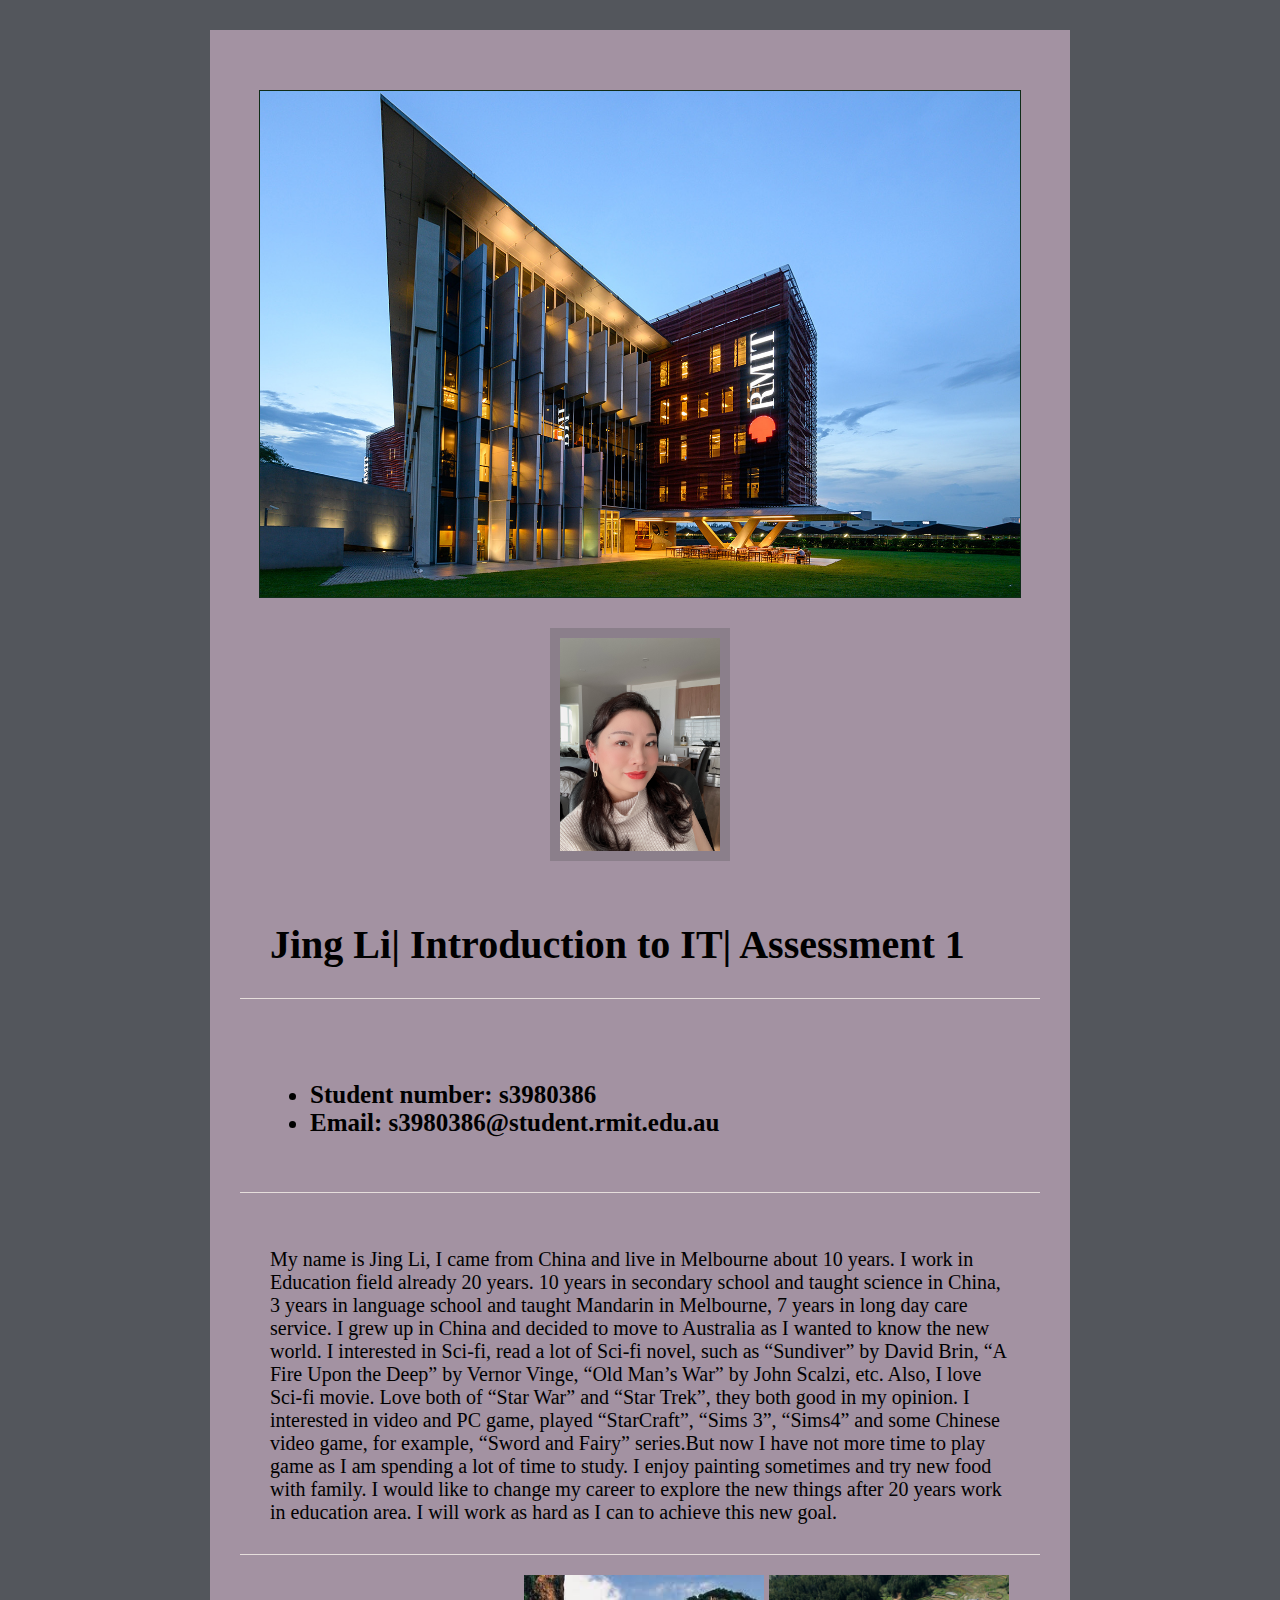
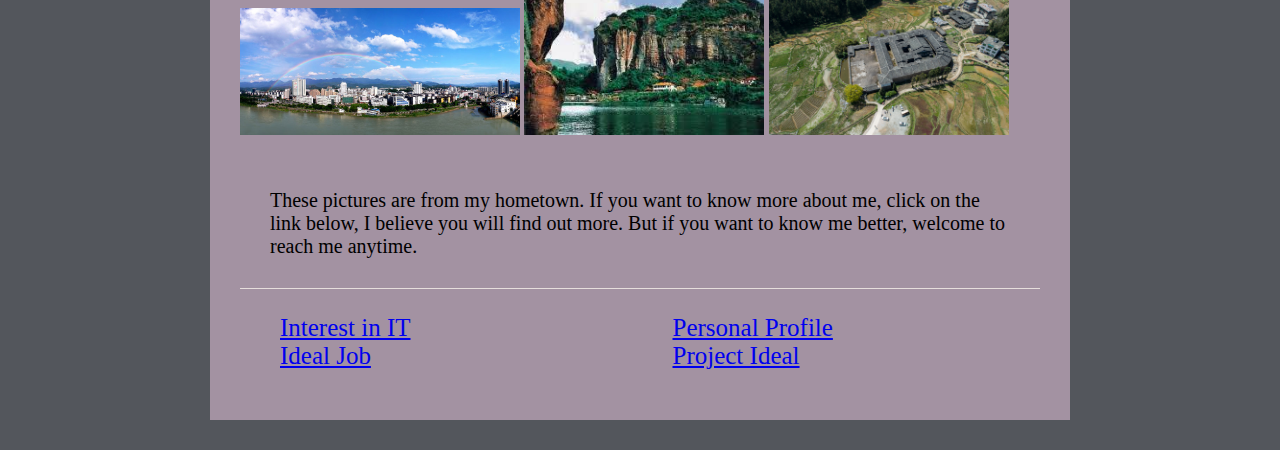
<file: index.html>
<!doctype html>
<html>
	<head>
	<link rel="stylesheet" href="style-index.css">
	<title>Jing's eProfile</title>
	</head>
	<div id="first">
		<div id=logo-rmit>
			<img src="rmit.jpeg" alt="RMIT building">
		</div>
		<div id=headshot>
			<img src="jl.jpg" alt="Jing Li">
		</div>
		<h1>Jing Li| Introduction to IT| Assessment 1</h1>
		<h3>
			<ul>
				<li>Student number: s3980386</li>
				<li>Email: s3980386@student.rmit.edu.au</li>
			</ul>
		</h3>
			<p>
				My name is Jing Li, I came from China and live in Melbourne about 10 years. I work in Education field already 20 years. 10 years in secondary school and taught science in China, 3 years in language school and taught Mandarin in Melbourne, 7 years in long day care service. I grew up in China and decided to move to Australia as I wanted to know the new world.
				I interested in Sci-fi, read a lot of Sci-fi novel, such as “Sundiver” by David Brin, “A Fire Upon the Deep” by Vernor Vinge, “Old Man’s War” by John Scalzi, etc.
				Also, I love Sci-fi movie. Love both of “Star War” and “Star Trek”, they both good in my opinion.
				I interested in video and PC game, played “StarCraft”, “Sims 3”, “Sims4” and some Chinese video game, for example, “Sword and Fairy” series.But now I have not more time to play game as I am spending a lot of time to study. I enjoy painting sometimes and try new food with family. I would like to change my career to explore the new things after 20 years work in education area. I will work as hard as I can to achieve this new goal.
			</p>
			<img src="yongan.jpg" width="35%">
			<img src="taoyuan.jpg" width="30%">
			<img src="tulou.jpg" width="30%">
			<p>These pictures are from my hometown. If you want to know more about me, click on the link below, I believe you will find out more. But if you want to know me better, welcome to reach me anytime.</p>
		
		<section class="linktootherpage">
			<ul>
				<li><a href="interestit.html">Interest in IT</a>
				</li>
			
				<li><a href="idealjob.html">Ideal Job</a></li>
				<li><a href="personalprofile.html">Personal Profile</a></li>
				<li><a href="project.html">Project Ideal</a></li>	
		    </ul>
		</section>	
	</div>
</html>
</file>
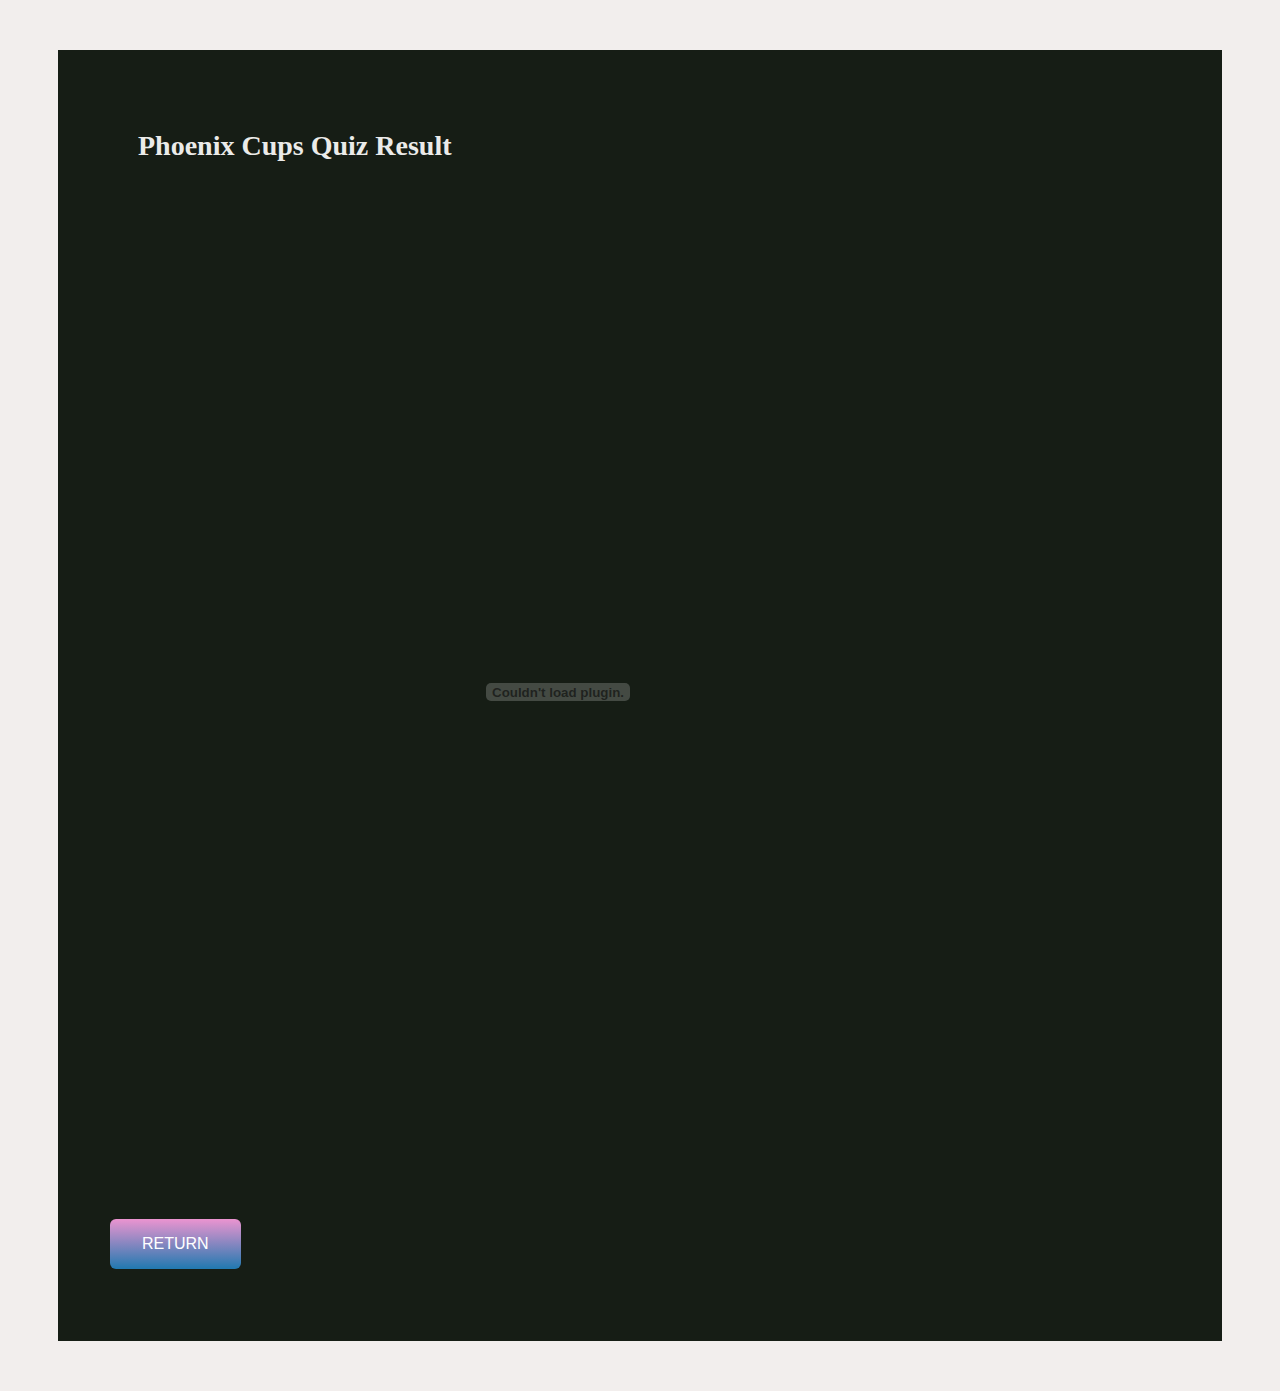
<file: cups.html>
<!DOCTYPE html>
<html>
<head>
	<meta charset="utf-8">
	<meta name="viewport" content="width=device-width, initial-scale=1">
	<link rel="stylesheet" href="style-cups.css">
	<title>Phoenix Cups Quiz Result</title>
</head>
<div>
	<h1>Phoenix Cups Quiz Result</h1>
	<embed src="Phoenix Cups Quiz Result.pdf" type="application/pdf" width="900px" height="1000px" />
	<h3><a href="personalprofile.html"><button>Return</button></button></a></h3>
</div>
</html>
</file>
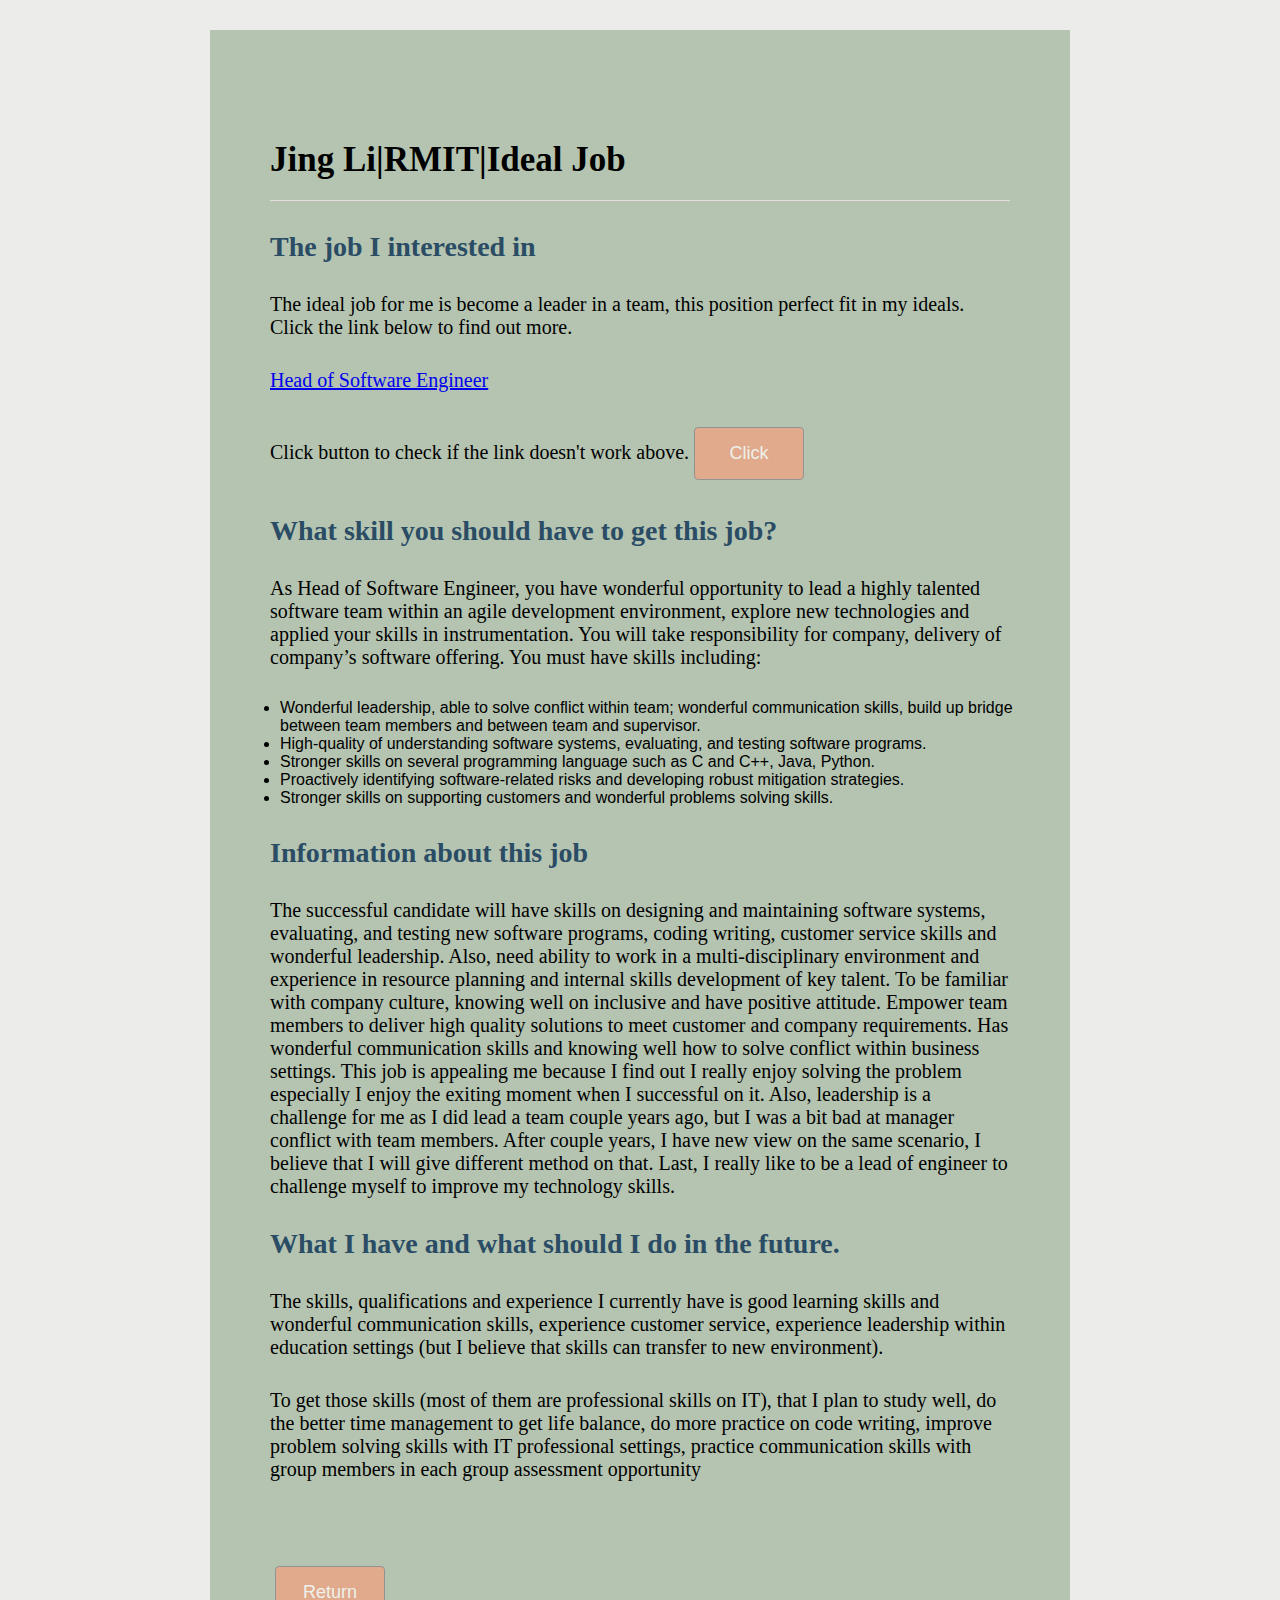
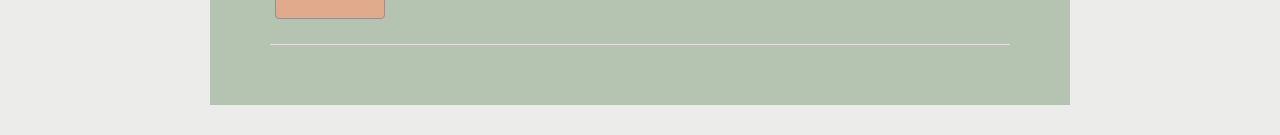
<file: idealjob.html>
<!DOCTYPE html>
<html>
	<head>
		<meta charset="utf-8">
		<meta name="viewport" content="width=device-width, initial-scale=1">
		<link rel="stylesheet"  href="style-idealjob.css">
		<title>Ideal Job</title>
	</head>
	<body>
		<div id="first">
			<h2>Jing Li|RMIT|Ideal Job</h2>
			<h1>The job I interested in</h1>
			<p>The ideal job for me is become a leader in a team, this position perfect fit in my ideals. Click the link below to find out more.</p>
			
			<p><a href="https://www.seek.com.au/job/58285629?type=promoted#sol=adaf4a2b45c0db005bc64b4851762212f23c0fa4" target="_blank">Head of Software Engineer</a></p>
			<p>Click button to check if the link doesn't work above.<a href="snapshot.html"><button>Click</button></a></p>


			<h1>What skill you should have to get this job?</h1>
				<p>
				As Head of Software Engineer, you have wonderful opportunity to lead a highly talented software team within an agile development environment, explore new technologies and applied your skills in instrumentation. You will take responsibility for company, delivery of company’s software offering. You must have skills including:
				<ul>
					<li>Wonderful leadership, able to solve conflict within team; wonderful communication skills, build up bridge between team members and between team and supervisor. </li>
					<li>High-quality of understanding software systems, evaluating, and testing software programs.</li>
					<li>Stronger skills on several programming language such as C and C++, Java, Python.</li>
					<li>Proactively identifying software-related risks and developing robust mitigation strategies.</li>
					<li>Stronger skills on supporting customers and wonderful problems solving skills.</li>
				</ul>	
				</p>
			<h1>Information about this job</h1>
				<p>
				The successful candidate will have skills on designing and maintaining software systems, evaluating, and testing new software programs, coding writing, customer service skills and wonderful leadership. Also, need ability to work in a multi-disciplinary environment and experience in resource planning and internal skills development of key talent. To be familiar with company culture, knowing well on inclusive and have positive attitude. Empower team members to deliver high quality solutions to meet customer and company requirements. Has wonderful communication skills and knowing well how to solve conflict within business settings.	
				This job is appealing me because I find out I really enjoy solving the problem especially I enjoy the exiting moment when I successful on it. Also, leadership is a challenge for me as I did lead a team couple years ago, but I was a bit bad at manager conflict with team members. After couple years, I have new view on the same scenario, I believe that I will give different method on that. Last, I really like to be a lead of engineer to challenge myself to improve my technology skills.
				</p>
			<h1>What I have and what should I do in the future.</h1>
				<p>
				The skills, qualifications and experience I currently have is good learning skills and wonderful communication skills, experience customer service, experience leadership within education settings (but I believe that skills can transfer to new environment). 
				</p>
				<p>
				To get those skills (most of them are professional skills on IT), that I plan to study well, do the better time management to get life balance, do more practice on code writing, improve problem solving skills with IT professional settings, practice communication skills with group members in each group assessment opportunity

				</p>
			
			<h3><a href="index.html"><button>Return</button></a></h3>
		</div>
	</body>
</file>
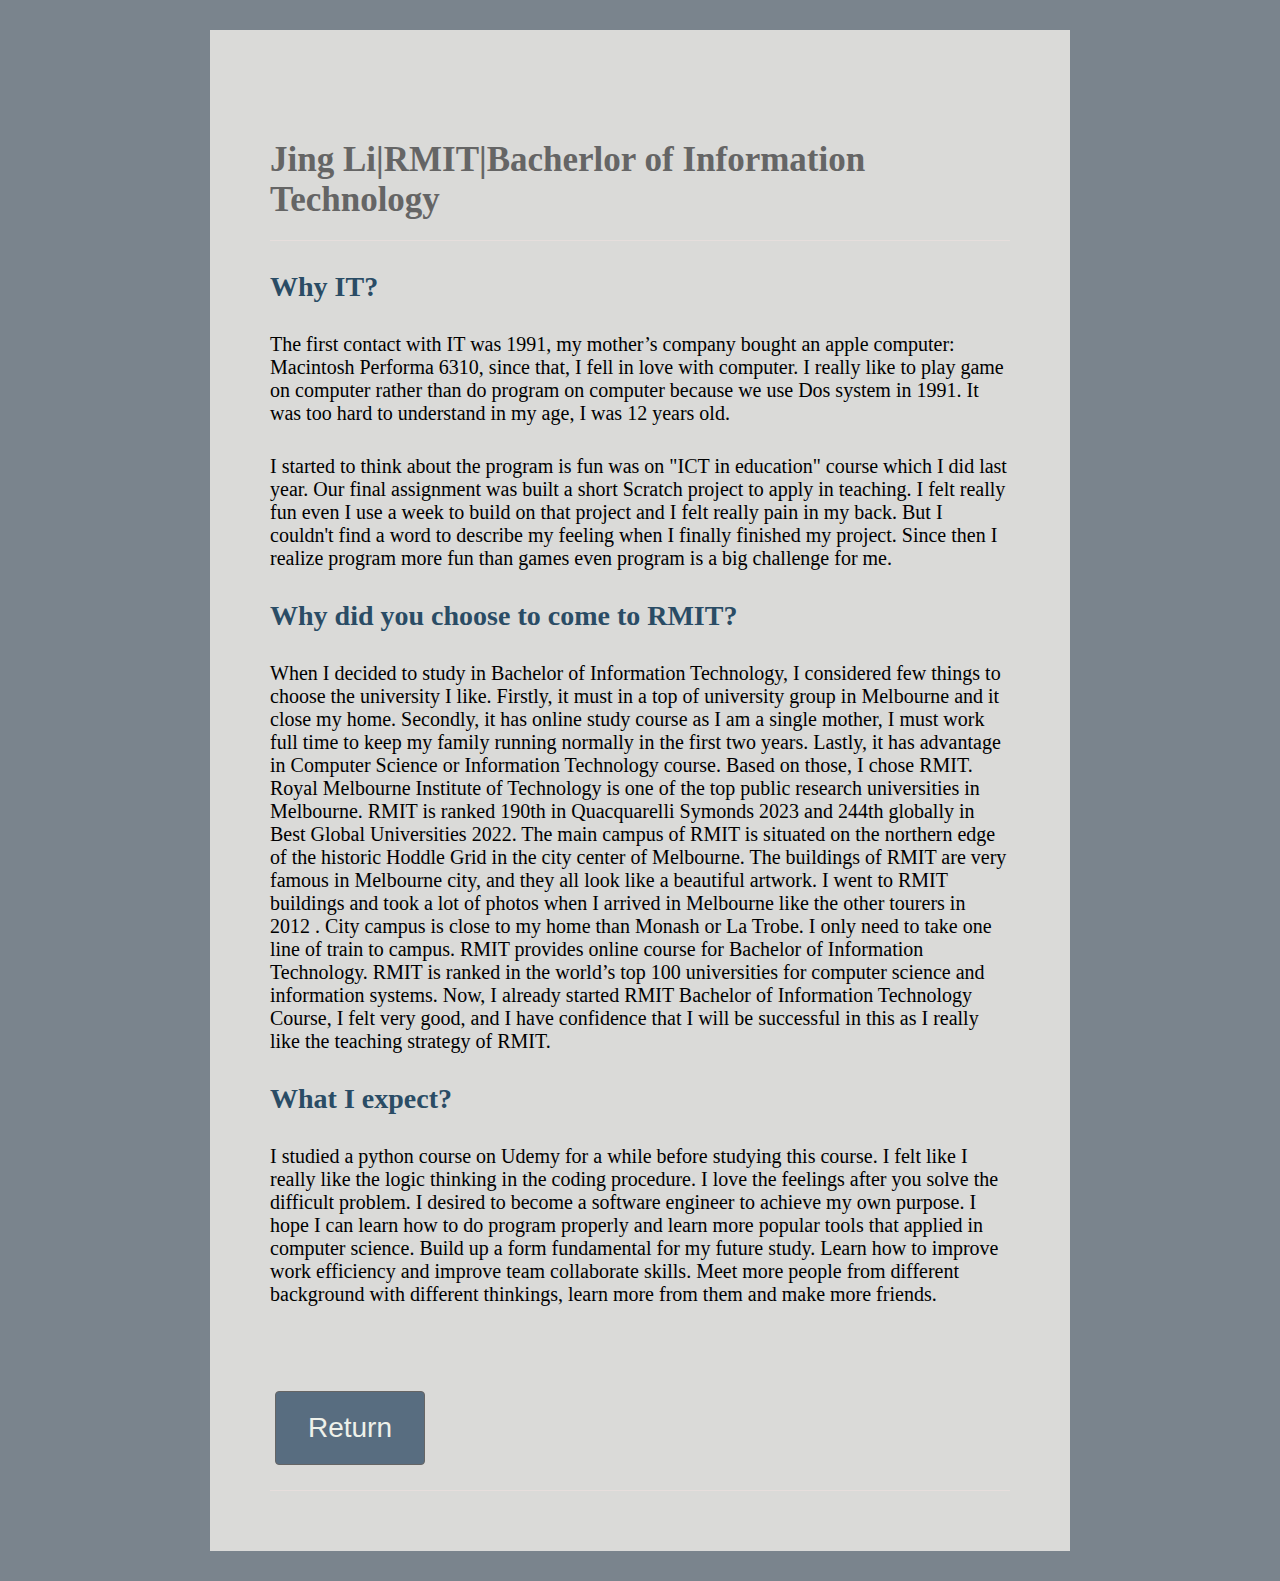
<file: interestit.html>
<!DOCTYPE html>
<html>
	<head>
		<meta charset="utf-8">
		<meta name="viewport" content="width=device-width, initial-scale=1">
		<link rel="stylesheet"  href="style-interestit.css">
		<title>Interest in IT</title>
		<title>Personal Information</title>
	</head>
	<body>
		<div id="first">
			<h2>Jing Li|RMIT|Bacherlor of Information Technology</h2>
			
			<h1>Why IT?</h1>
			
			<p>
				The first contact with IT was 1991, my mother’s company bought an apple computer: Macintosh Performa 6310, since that, I fell in love with computer. I really like to play game on computer rather than do program on computer because we use Dos system in 1991. It was too hard to understand in my age, I was 12 years old.
			</p>
			<p>
				I started to think about the program is fun was on "ICT in education" course which I did last year. Our final assignment was built a short Scratch project to apply in teaching. I felt really fun even I use a week to build on that project and I felt really pain in my back. But I couldn't find a word to describe my feeling when I finally finished my project. Since then I realize program more fun than games even program is a big challenge for me.	
			</p>
			<h1>Why did you choose to come to RMIT?</h1>
			<p>
				When I decided to study in Bachelor of Information Technology, I considered few things to choose the university I like. 
				Firstly, it must in a top of university group in Melbourne and it close my home. 
				Secondly, it has online study course as I am a single mother, I must work full time to keep my family running normally in the first two years.
				Lastly, it has advantage in Computer Science or Information Technology course.
				Based on those, I chose RMIT. Royal Melbourne Institute of Technology is one of the top public research universities in Melbourne. RMIT is ranked 190th in Quacquarelli Symonds 2023 and 244th globally in Best Global Universities 2022. The main campus of RMIT is situated on the northern edge of the historic Hoddle Grid in the city center of Melbourne. The buildings of RMIT are very famous in Melbourne city, and they all look like a beautiful artwork. I went to RMIT buildings and took a lot of photos when I arrived in Melbourne like the other tourers in 2012 . City campus is close to my home than Monash or La Trobe. I only need to take one line of train to campus. RMIT provides online course for Bachelor of Information Technology. RMIT is ranked in the world’s top 100 universities for computer science and information systems. 
				Now, I already started RMIT Bachelor of Information Technology Course, I felt very good, and I have confidence that I will be successful in this as I really like the teaching strategy of RMIT.
	
				</p>
			<h1>What I expect?</h1>
				<p>
				I studied a python course on Udemy for a while before studying this course. I felt like I really like the logic thinking in the coding procedure. I love the feelings after you solve the difficult problem. I desired to become a software engineer to achieve my own purpose. I hope I can learn how to do program properly and learn more popular tools that applied in computer science. Build up a form fundamental for my future study. Learn how to improve work efficiency and improve team collaborate skills.	Meet more people from different background with different thinkings, learn more from them and make more friends.
				</p>
			
			<h3><a href="index.html"><button>Return</button></button></a></h3>
		</div>
	</body>
	
	
	
</html>
</file>
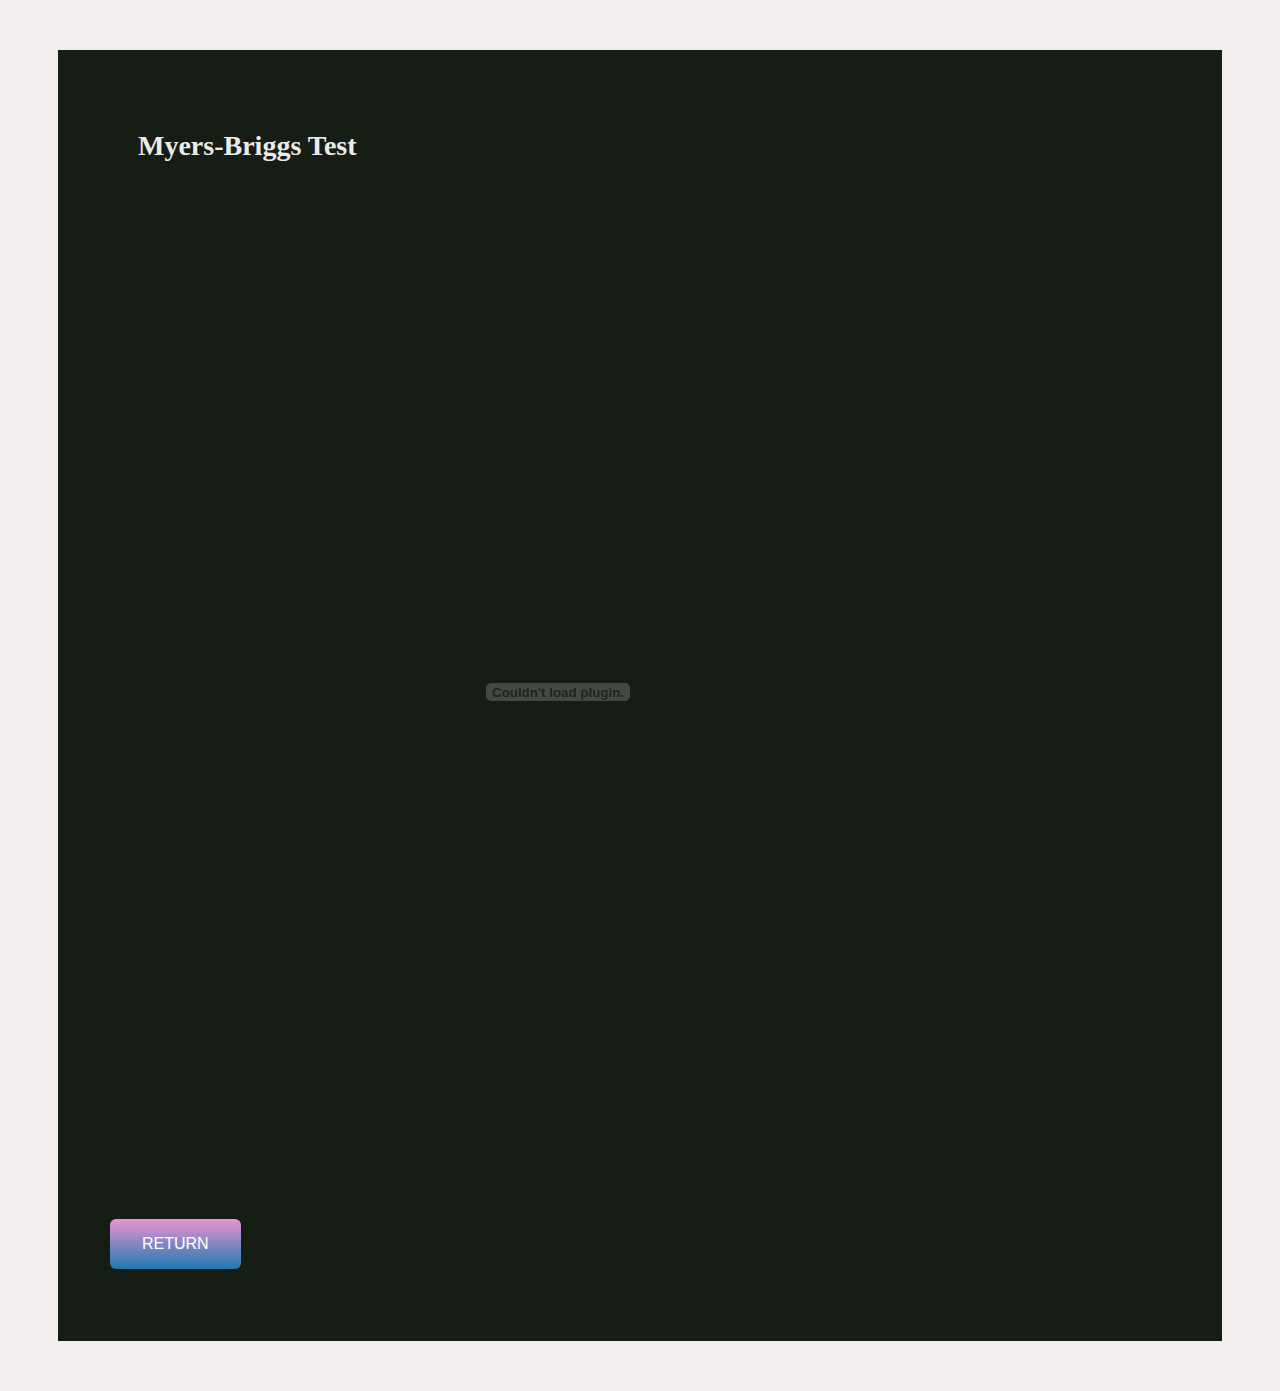
<file: Myers.html>
<!DOCTYPE html>
<html>
<head>
	<meta charset="utf-8">
	<meta name="viewport" content="width=device-width, initial-scale=1">
	<link rel="stylesheet" href="style-myers.css">
	<title>Myers-Briggs Test</title>
</head>
<div>
	<h1>Myers-Briggs Test</h1>
	<embed src="personallearning.pdf" type="application/pdf" width="900px" height="1000px" />
	<h3><a href="personalprofile.html"><button>Return</button></button></a></h3>

</div>
</html>
</file>
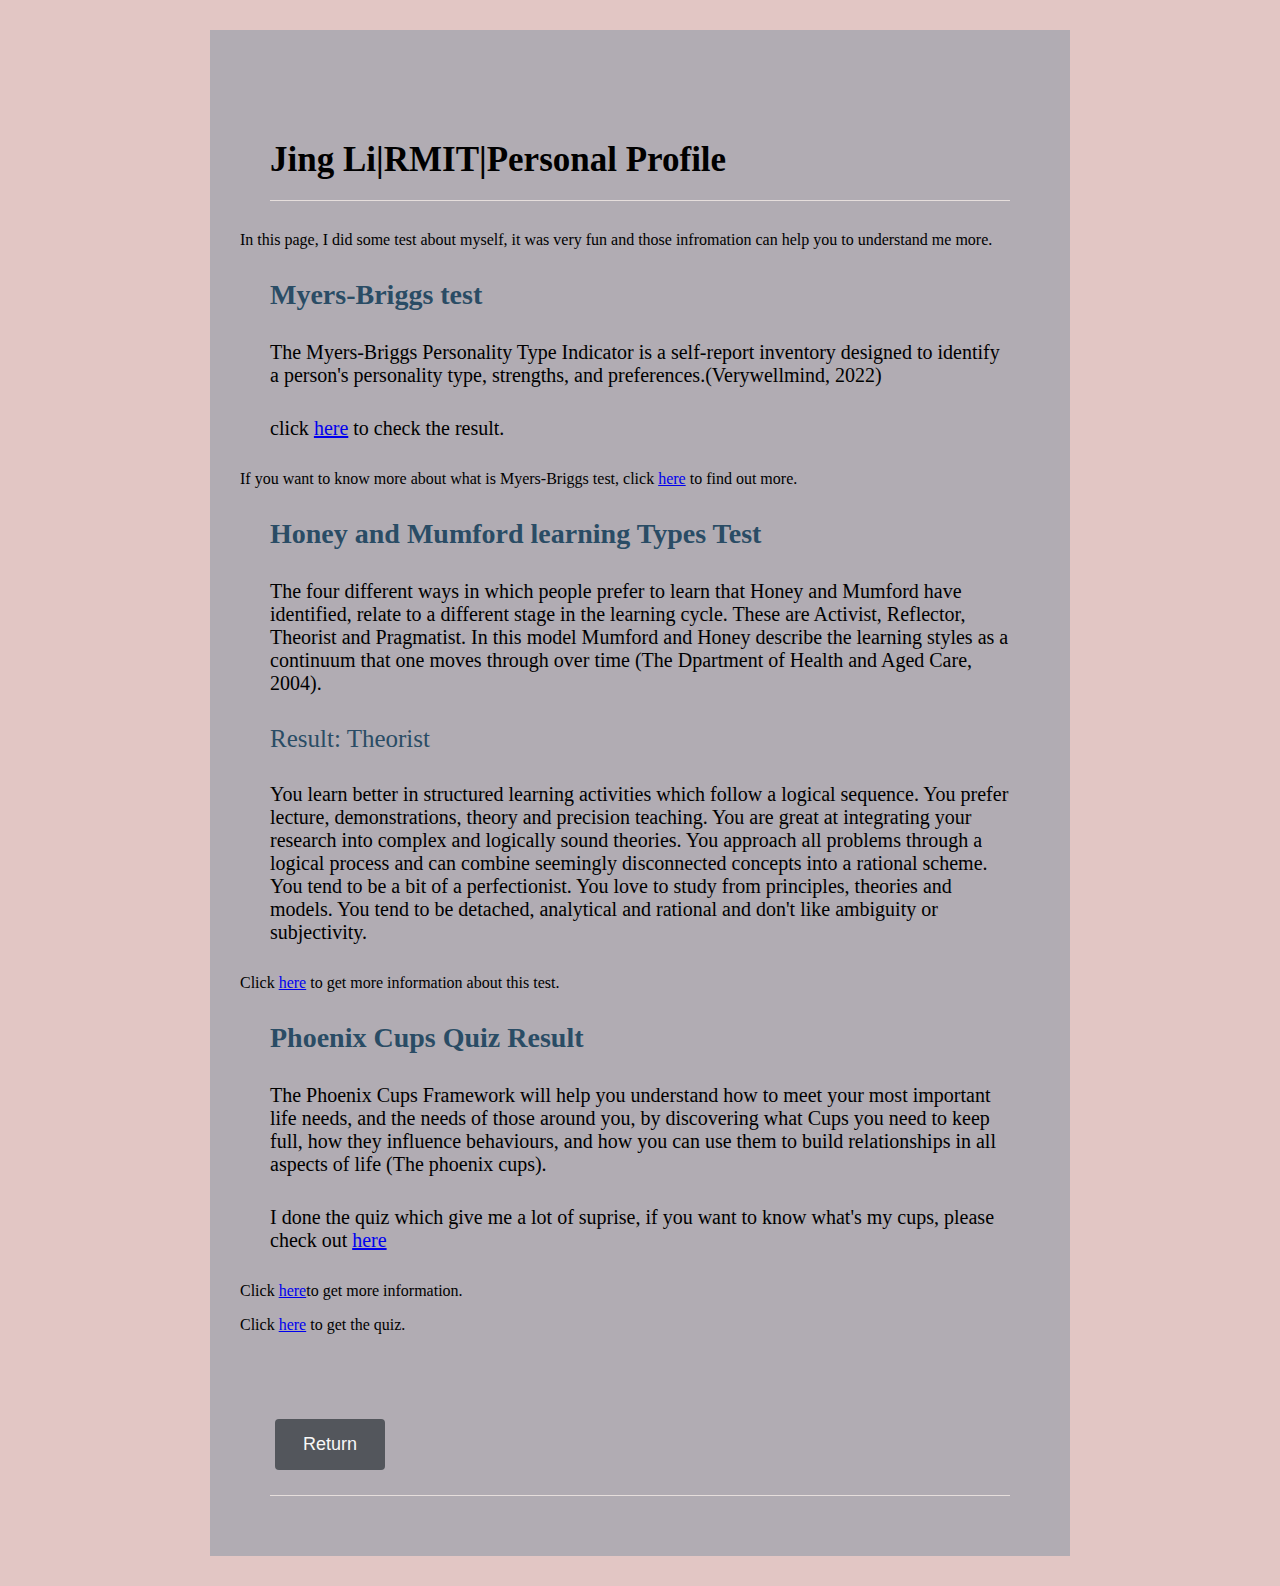
<file: personalprofile.html>
<!DOCTYPE html>
<html>
	<head>
		<meta charset="utf-8">
		<meta name="viewport" content="width=device-width, initial-scale=1">
		<link rel="stylesheet"  href="style-pp.css">
		<title>Personal Profile</title>
		
	</head>
	<body>
		<div id="first">
			<h2>Jing Li|RMIT|Personal Profile</h2>
			<p>
				In this page, I did some test about myself, it was very fun and those infromation can help you to understand me more.
			</p>
			
			<h1>Myers-Briggs test</h1>
			<p id="content">
				The Myers-Briggs Personality Type Indicator is a self-report inventory designed to identify a person's personality type, strengths, and preferences.(Verywellmind, 2022)
			</p>
			
			<p id="content">
				click <a href="Myers.html">here</a> to check the result.
			</p>
			<p>
				If you want to know more about what is Myers-Briggs test, click <a href="https://www.verywellmind.com/the-myers-briggs-type-indicator-2795583">here</a> to find out more.
			</p>
			<h1>
				Honey and Mumford learning Types Test
			</h1>
			<p id="content">
				The four different ways in which people prefer to learn that Honey and Mumford have identified, relate to a different stage in the learning cycle. These are Activist, Reflector, Theorist and Pragmatist. In this model Mumford and Honey describe the learning styles as a continuum that one moves through over time (The Dpartment of Health and Aged Care, 2004).
			</p>
			
			<p id="title">
				Result: Theorist
			</p>
			<p id="content">
	
			You learn better in structured learning activities which follow a logical sequence. You prefer lecture, demonstrations, theory and precision teaching.

			You are great at integrating your research into complex and logically sound theories. You approach all problems through a logical process and can combine seemingly disconnected concepts into a rational scheme. You tend to be a bit of a perfectionist. You love to study from principles, theories and models. You tend to be detached, analytical and rational and don't like ambiguity or subjectivity.
			</p>
			<p>Click <a href="https://www1.health.gov.au/internet/publications/publishing.nsf/Content/drugtreat-pubs-front1-wk-toc~drugtreat-pubs-front1-wk-secb~drugtreat-pubs-front1-wk-secb-2~drugtreat-pubs-front1-wk-secb-2-5~drugtreat-pubs-front1-wk-secb-2-5-ide">here</a> to get more information about this test.</p>

			<h1>Phoenix Cups Quiz Result</h1>
			<p id="content">
				The Phoenix Cups Framework will help you understand how to meet your most important life needs, and the needs of those around you, by discovering what Cups you need to keep full, how they influence behaviours, and how you can use them to build relationships in all aspects of life (The phoenix cups).
			</p>
			<p id="content">
				I done the quiz which give me a lot of suprise, if you want to know what's my cups, please check out <a href="cups.html">here</a>
			</p>
			

			<p>Click <a href="https://www.phoenixcups.com.au/">here</a>to get more information.</p>
			<p>Click <a href="https://www.phoenixcups.com.au/quiz">here</a> to get the quiz.</p>
			<h3><a href="index.html"><button>Return</button></a></h3>
		</div>
	</body>
	
	
	
</html>
</file>
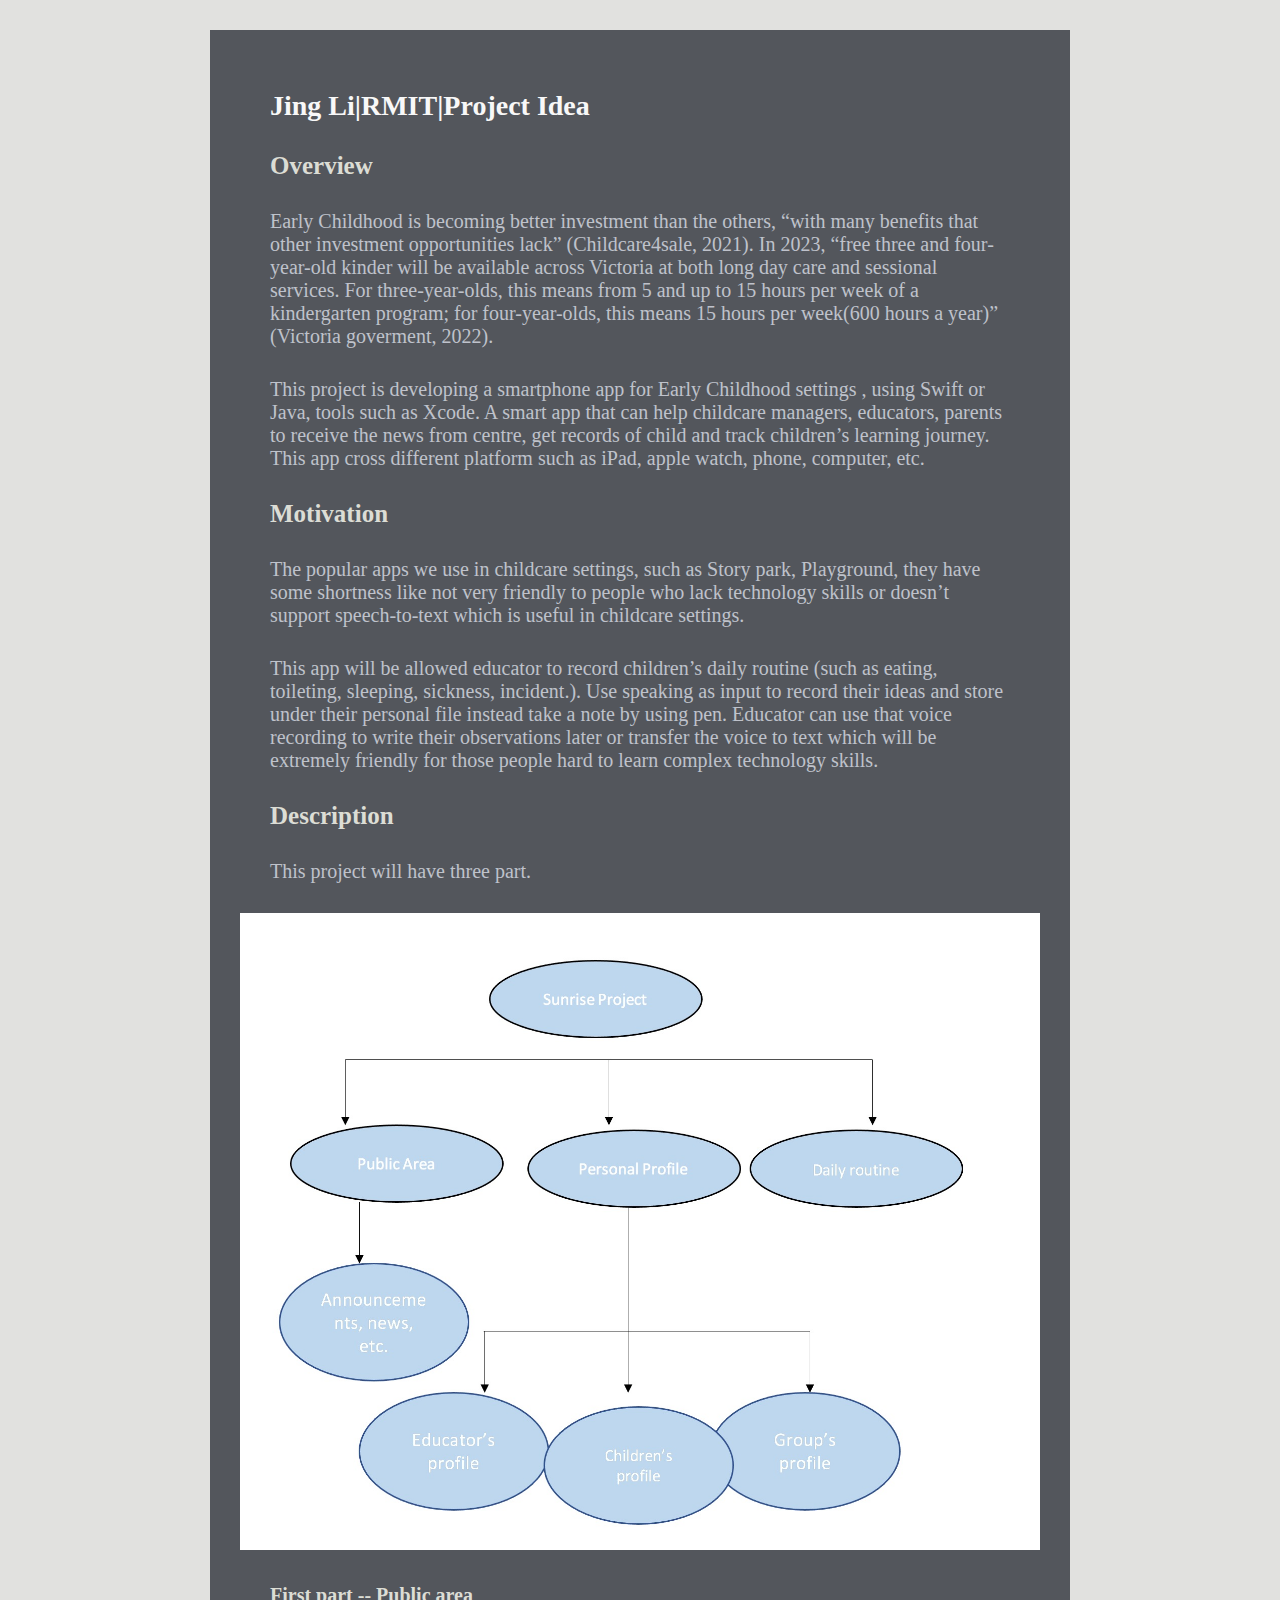
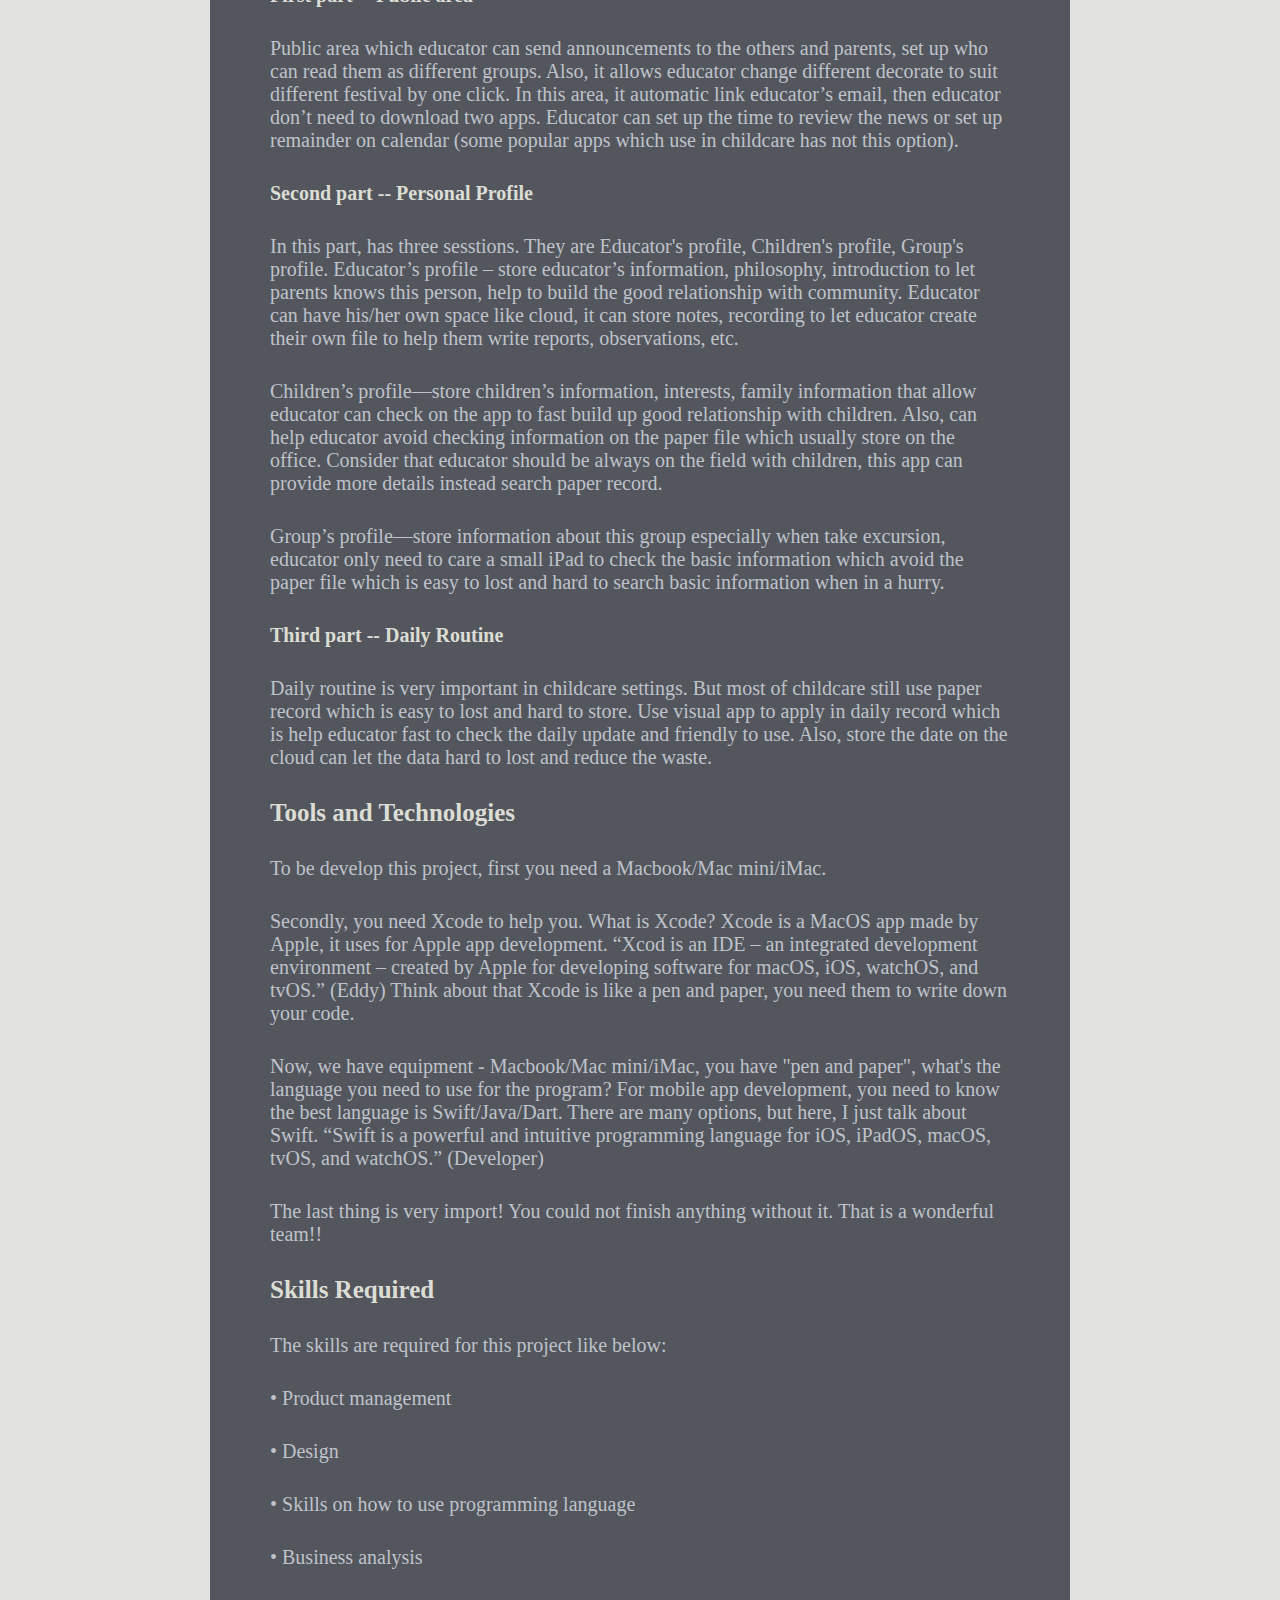
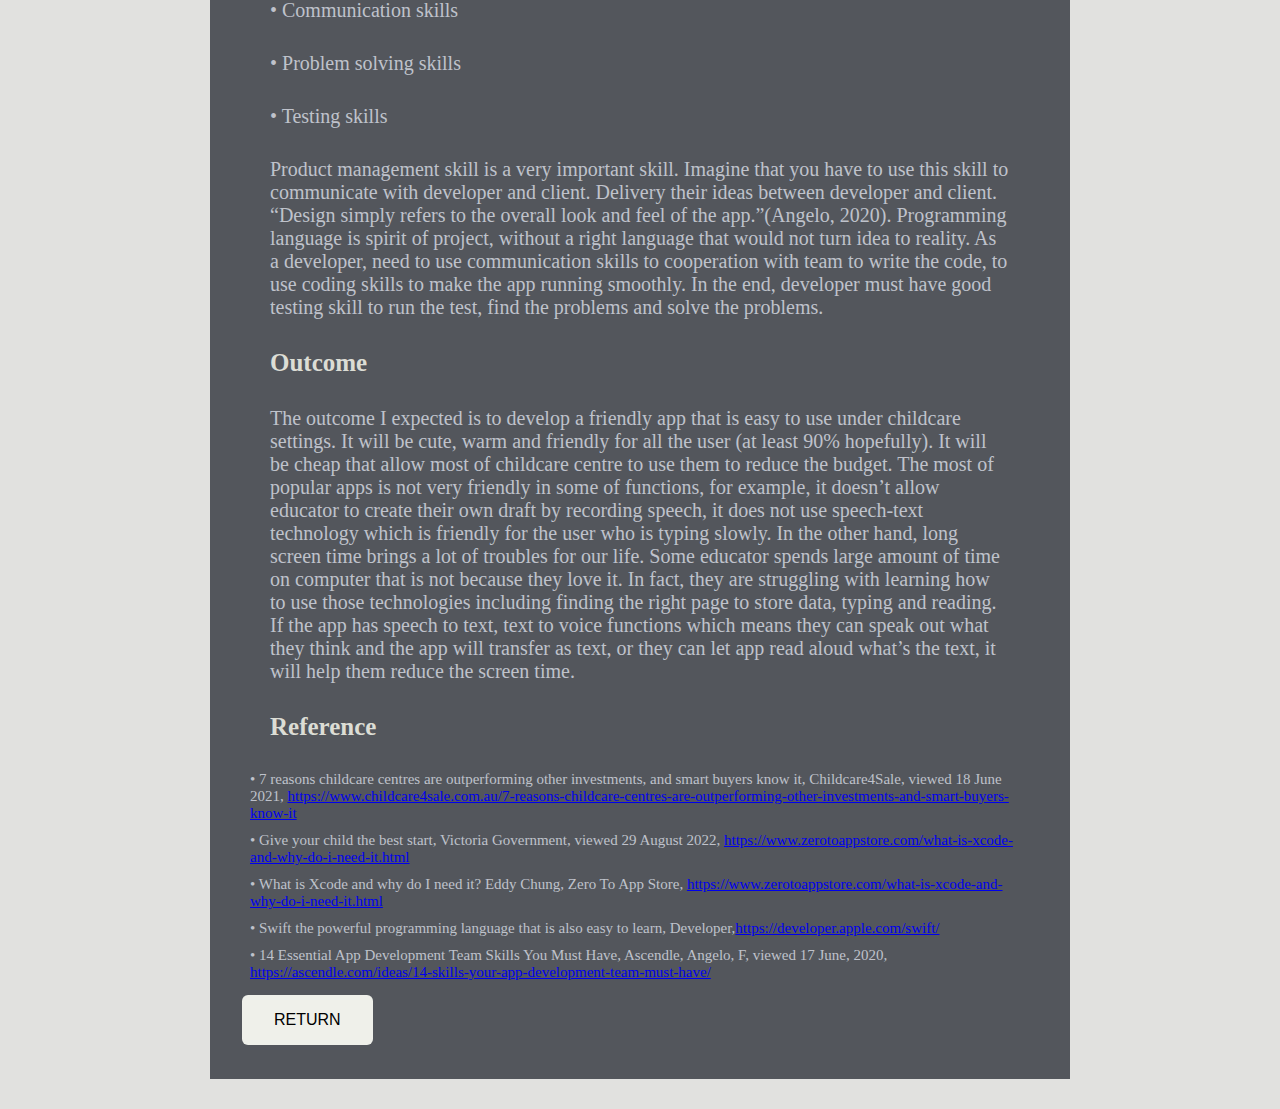
<file: project.html>
<!DOCTYPE html>
<html>
	<head>
		<meta charset="utf-8">
		<meta name="viewport" content="width=device-width, initial-scale=1">
		<link rel="stylesheet"  href="style-project.css">
		<title>Project Idea</title>
		
	</head>
	<body>
		<div id="first">
			<h1>Jing Li|RMIT|Project Idea</h1>
			<h2>Overview</h2>
			<p>
				Early Childhood is becoming better investment than the others, “with many benefits that other investment opportunities lack” (Childcare4sale, 2021). In 2023, “free three and four-year-old kinder will be available across Victoria at both long day care and sessional services. For three-year-olds, this means from 5 and up to 15 hours per week of a kindergarten program; for four-year-olds, this means 15 hours per week(600 hours a year)” (Victoria goverment, 2022).
			</p>
			<p>
				This project is developing a smartphone app for Early Childhood settings , using Swift or Java, tools such as Xcode.  A smart app that can help childcare managers, educators, parents to receive the news from centre, get records of child and track children’s learning journey. This app cross different platform such as iPad, apple watch, phone, computer, etc.
			</p>
			<h2>
				Motivation 
			</h2>
			<p>
				The popular apps we use in childcare settings, such as Story park, Playground, they have some shortness like not very friendly to people who lack technology skills or doesn’t support speech-to-text which is useful in childcare settings.
			</p>
			<p>
				This app will be allowed educator to record children’s daily routine (such as eating, toileting, sleeping, sickness, incident.).  Use speaking as input to record their ideas and store under their personal file instead take a note by using pen. Educator can use that voice recording to write their observations later or transfer the voice to text which will be extremely friendly for those people hard to learn complex technology skills.
			</p>
			<h2>
				Description
			</h2>
			<p>
				This project will have three part.
			</p>
			<img src="project.jpg" width="100%">
			<h3>First part -- Public area</h3>
			<p>			 	 
				Public area which educator can send announcements to the others and parents, set up who can read them as different groups. Also, it allows educator change different decorate to suit different festival by one click. In this area, it automatic link educator’s email, then educator don’t need to download two apps. Educator can set up the time to review the news or set up remainder on calendar (some popular apps which use in childcare has not this option).
			</p>
			<h3>
				Second part -- Personal Profile
			</h3>
			<p>
				In this part, has three sesstions. They are Educator's profile, Children's profile, Group's profile.
				Educator’s profile – store educator’s information, philosophy, introduction to let parents knows this person, help to build the good relationship with community. Educator can have his/her own space like cloud, it can store notes, recording to let educator create their own file to help them write reports, observations, etc.
			</p>
			<p>
				Children’s profile—store children’s information, interests, family information that allow educator can check on the app to fast build up good relationship with children. Also, can help educator avoid checking information on the paper file which usually store on the office. Consider that educator should be always on the field with children, this app can provide more details instead search paper record.
			</p>
			<p>
				Group’s profile—store information about this group especially when take excursion, educator only need to care a small iPad to check the basic information which avoid the paper file which is easy to lost and hard to search basic information when in a hurry.
			</p>
			
			<h3>
				Third part -- Daily Routine
			</h3>
			<p>
				Daily routine is very important in childcare settings. But most of childcare still use paper record which is easy to lost and hard to store. Use visual app to apply in daily record which is help educator fast to check the daily update and friendly to use. Also, store the date on the cloud can let the data hard to lost and reduce the waste. 
			</p>
			<h2>
				Tools and Technologies
			</h2>
			<p>
				To be develop this project, first you need a Macbook/Mac mini/iMac. 
			</p>
			<p>
				Secondly, you need Xcode to help you. What is Xcode? Xcode is a MacOS app made by Apple, it uses for Apple app development. “Xcod is an IDE – an integrated development environment – created by Apple for developing software for macOS, iOS, watchOS, and tvOS.” (Eddy) Think about that Xcode is like a pen and paper, you need them to write down your code.
			</p>
			<p>
				Now, we have equipment - Macbook/Mac mini/iMac, you have "pen and paper", what's the language you need to use for the program? For mobile app development, you need to know the best language is Swift/Java/Dart. There are many options, but here, I just talk about Swift. “Swift is a powerful and intuitive programming language for iOS, iPadOS, macOS, tvOS, and watchOS.” (Developer)
			</p>
			<p>
				The last thing is very import! You could not finish anything without it. That is a wonderful team!!
			</p>
			<h2>
				Skills Required
			</h2>
			<p>
				The skills are required for this project like below:
			</p>
			<p>
				•	Product management
			</p>
			<p>
				•	Design
			</p>
			<p>
				•	Skills on how to use programming language
			</p>
			<p>
				•	Business analysis
			</p>
			<p>
				•	Communication skills
			</p>
			<p>
				•	Problem solving skills
			</p>
			<p>
				•	Testing skills
			</p>
			<p>

				Product management skill is a very important skill. Imagine that you have to use this skill to communicate with developer and client. Delivery their ideas between developer and client. “Design simply refers to the overall look and feel of the app.”(Angelo, 2020). Programming language is spirit of project, without a right language that would not turn idea to reality. As a developer, need to use communication skills to cooperation with team to write the code, to use coding skills to make the app running smoothly. In the end, developer must have good testing skill to run the test, find the problems and solve the problems.
			</p>
			<h2>
				Outcome
			</h2>
			<p>
				The outcome I expected is to develop a friendly app that is easy to use under childcare settings. It will be cute, warm and friendly for all the user (at least 90% hopefully). It will be cheap that allow most of childcare centre to use them to reduce the budget. The most of popular apps is not very friendly in some of functions, for example, it doesn’t allow educator to create their own draft by recording speech, it does not use speech-text technology which is friendly for the user who is typing slowly. In the other hand, long screen time brings a lot of troubles for our life. Some educator spends large amount of time on computer that is not because they love it. In fact, they are struggling with learning how to use those technologies including finding the right page to store data, typing and reading. If the app has speech to text, text to voice functions which means they can speak out what they think and the app will transfer as text, or they can let app read aloud what’s the text, it will help them reduce the screen time.
			</p>
			<h2>
				Reference
			</h2>
			<p id="reference">
				•	7 reasons childcare centres are outperforming other investments, and smart buyers know it, Childcare4Sale, viewed 18 June 2021, <a href="https://www.childcare4sale.com.au/7-reasons-childcare-centres-are-outperforming-other-investments-and-smart-buyers-know-it/">https://www.childcare4sale.com.au/7-reasons-childcare-centres-are-outperforming-other-investments-and-smart-buyers-know-it</a>
			</p>
				
			<p id="reference">
				•	Give your child the best start, Victoria Government, viewed 29 August 2022, <a href="https://www.zerotoappstore.com/what-is-xcode-and-why-do-i-need-it.html">https://www.zerotoappstore.com/what-is-xcode-and-why-do-i-need-it.html</a>
			</p>
			<p id="reference">
				•	What is Xcode and why do I need it? Eddy Chung, Zero To App Store, <a href="https://www.zerotoappstore.com/what-is-xcode-and-why-do-i-need-it.html">https://www.zerotoappstore.com/what-is-xcode-and-why-do-i-need-it.html</a>
			</p>
			<p id="reference">
				•	Swift the powerful programming language that is also easy to learn, Developer,<a href="https://developer.apple.com/swift/">https://developer.apple.com/swift/</a>
			</p>
			<p id="reference">
				•	14 Essential App Development Team Skills You Must Have, Ascendle, Angelo, F, viewed 17 June, 2020, <a href="https://ascendle.com/ideas/14-skills-your-app-development-team-must-have/">https://ascendle.com/ideas/14-skills-your-app-development-team-must-have/</a>
			</p>

			<a href="index.html"><button>Return</button></a>
		</div>
	</body>
	
	
	
</html>
</file>
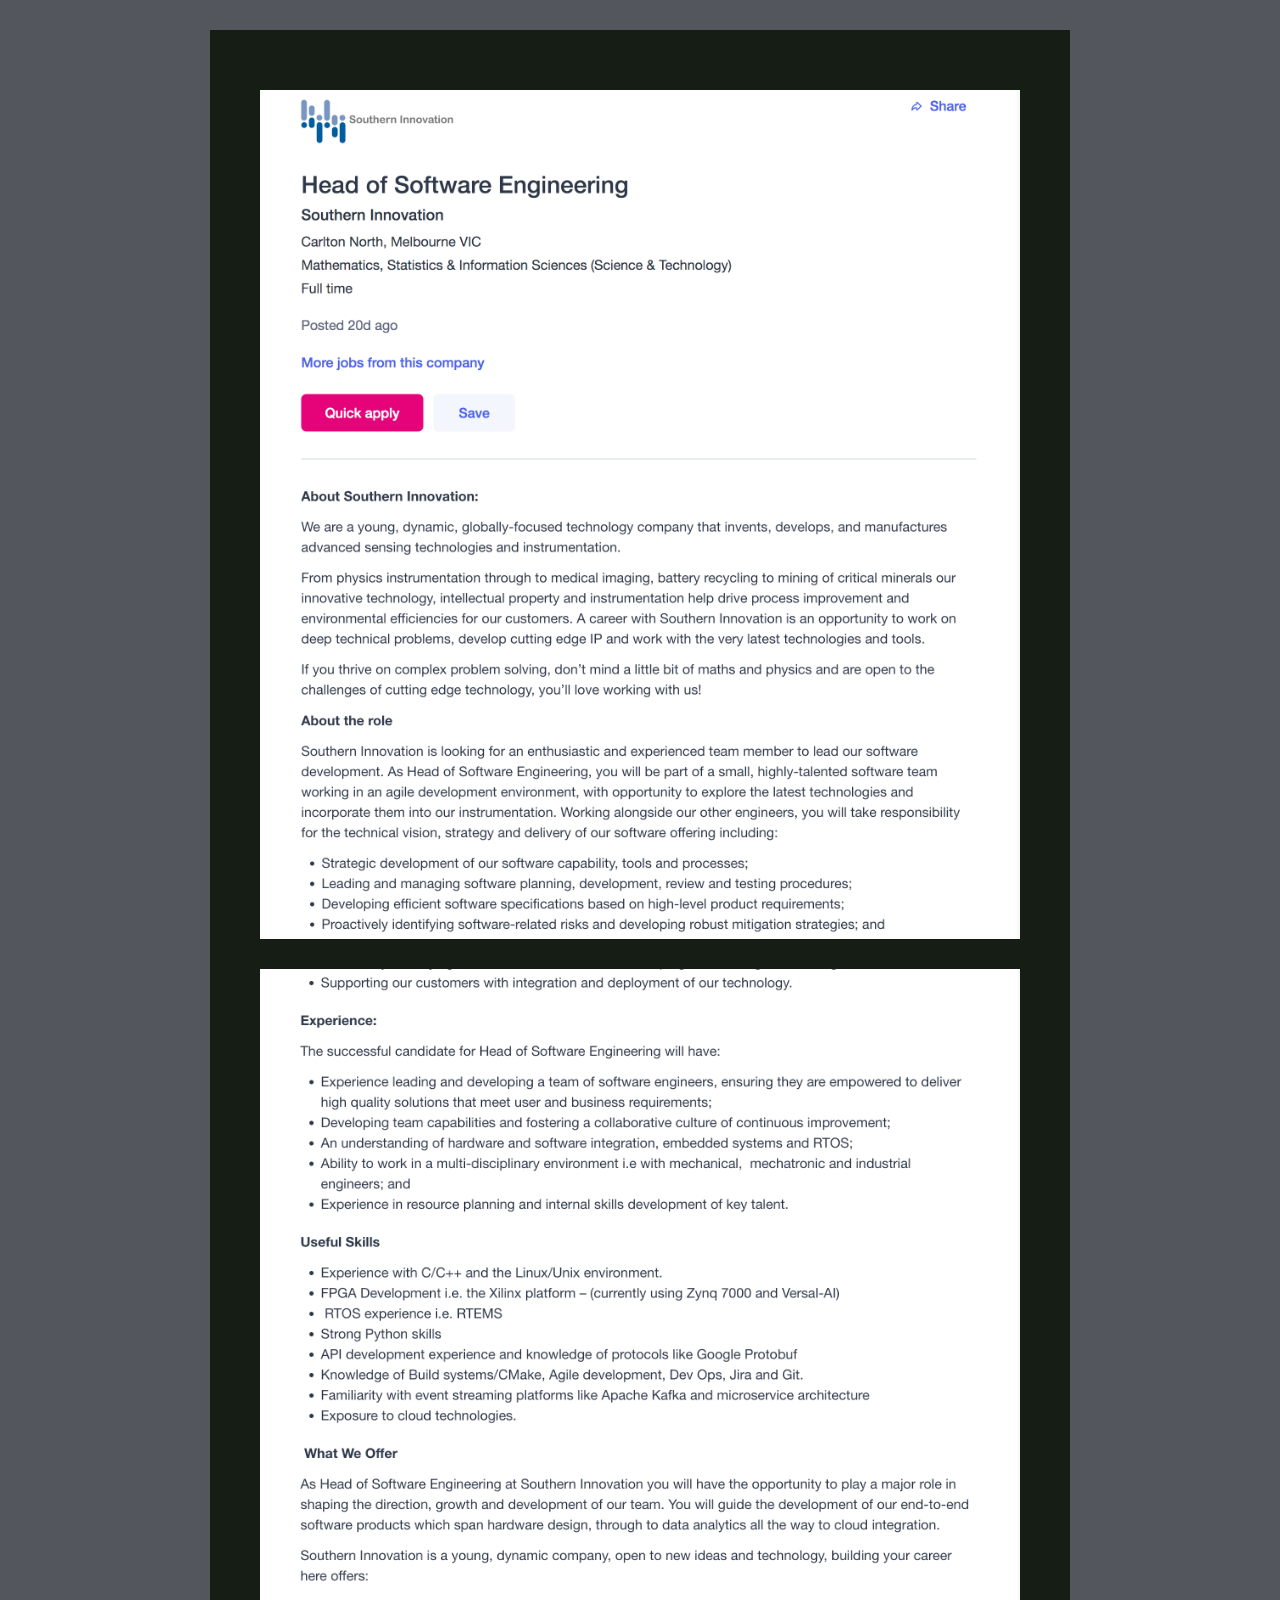
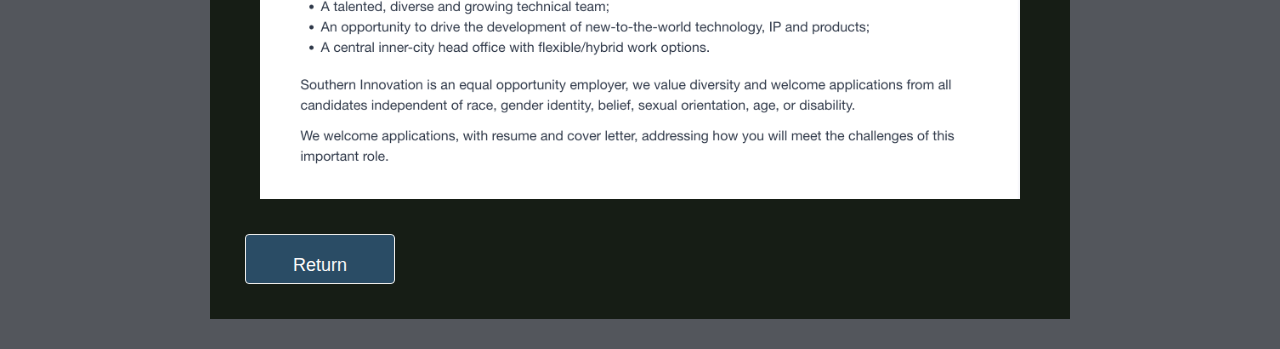
<file: snapshot.html>
<html>
<head>
	<link rel="stylesheet" href="style-snapshot.css">
	<title>Engineer snapshot</title>
</head>
<div id="first">
	<img src="p1.jpg" width="80%">
	<img src="p2.jpg" width="80%">
	 <a href="idealjob.html"><button>Return</button></a>
</div>

</html>
</file>
<file: style-index.css>
html, body {
	background: #53565C;
	font-family: helvetica, arial, sans-serif;
	display: block;
	border-width: 800px;	
}
#logo-rmit img {
	display: block;
	width: 95%;
	max-width: 800px;
	background:#A392A2 ;
	margin: top right bottom left;
	margin: 30px auto;
	padding: 30px auto;
	display: block;
	border: 1px solid #0F2C18;
}

h1 {
	border-bottom: 1px solid #E6DEDC;
    padding: 30px 30px 30px;
	font-family: Times New Roman;
	font-size: 40px;
	display: block;
}
h2 {
	
	border-bottom: 1px solid #E6DEDC;
	font-family: Times New Roman;
	font-size: 35px;
	display: block;
}
h3 {
	border-bottom: 1px solid #E6DEDC;
	padding: 30px;
	font-family: Times New Roman;
	font-size: 25px;
	

}

p {
	padding: 30px;
	font-family: Times New Roman;
	font-size: 20px;
	color: ;
	display: block;
	border-bottom: 1px solid #E6DEDC;
}
}

ul li {
	font-family: Times New Roman, sans-serif;
	font-size: 25px;
	color: #E3E7EA;
}

#first {
	max-width: 800px;
	background: #A392A2 ;
	margin: top right bottom left;
	margin: 30px auto;
	padding: 30px;
	display: block
}

#headshot img {
	width: 20%;
	height: 20%;
	background: #8B7F8B;
	margin: top right bottom left;
	margin: 30px auto;
	padding: 10px;
	display: block;
}

.linktootherpage ul {
	font-family: Times New Roman, sans-serif;
	font-size: 25px;
	color: #E3E7EA;
	list-style-type: none;
	column-count: 2;
	margin-bottom: 20px;
	front-size: 30px;
	color: ;
}

button {
	color: #0099CC;
	background-image: -webkit-linear-gradient(top, #eb94d0, #2079b0);
    background-image: -moz-linear-gradient(top, #eb94d0, #2079b0);
    background-image: -ms-linear-gradient(top, #eb94d0, #2079b0);
    background-image: -o-linear-gradient(top, #eb94d0, #2079b0);
    background-image: linear-gradient(to bottom, #eb94d0, #2079b0)
	border: 2px solid #0099CC;
	border-radius: 6px;
	border: none;
	color: white;
	padding: 16px 32px;
	text-align: center;
	display: inline-block;
	font-size: 16px;
	margin: 4px 2px;
	transition-duration: 0.4s;
	cursor: pointer;
	text-decoration: none;
	text-transform: uppercase;

}
.clear {clear: both}
</file>
<file: style-cups.css>
html, body {
  background: #F2EEED;
}

div {
  background:#161D15 ;
  border: 10px;
  margin: 50px;
  padding: 50px;
  display: block;
  float: center;
}

h1 {
  padding: 30px auto ;
  margin: 30px;
  border: 30px;
  font-family: Times New Roman;
  font-size: 28px;
  color: #EBEBE9;
  display: block;
}

button {
  color: #0099CC;
  background-image: -webkit-linear-gradient(top, #eb94d0, #2079b0);
    background-image: -moz-linear-gradient(top, #eb94d0, #2079b0);
    background-image: -ms-linear-gradient(top, #eb94d0, #2079b0);
    background-image: -o-linear-gradient(top, #eb94d0, #2079b0);
    background-image: linear-gradient(to bottom, #eb94d0, #2079b0)
  border: 2px solid #0099CC;
  border-radius: 6px;
  border: none;
  color: white;
  padding: 16px 32px;
  text-align: center;
  display: inline-block;
  font-size: 16px;
  margin: 4px 2px;
  transition-duration: 0.4s;
  cursor: pointer;
  text-decoration: none;
  text-transform: uppercase;

}
</file>
<file: style-idealjob.css>
html, body {
	background: #ececea;
	font-family: helvetica, arial, sans-serif;
	display: block;
	border-width: 800px;
	border-spacing: 20px;
	
}
#logo-rmit img {
	display: block;
	width: 90%;
	max-width: 800px;
	background:#A392A2 ;
	margin: top right bottom left;
	margin: 30px auto;
	padding: 30px;
	display: block;
}
#index-list img{
	width: 5px;
	height: 5px;
	margin: top right bottom left;
	margin: 5px;
	padding: 5px;
}

h2 {
	padding: 50px 0 20px;
	margin: 30px;
	border: 30px;
	border-bottom: 1px solid #E6DEDC;
	font-family: Times New Roman;
	font-size: 35px;
	color: #A1B0ADS;
	display: block;
}

h3 {
	padding: 50px 0 20px;
	margin: 30px;
	border: 30px;
	border-bottom: 1px solid #E6DEDC;
	font-family: Times New Roman;
	font-size: 25px;
	color:#0F2C18 ;
	display: block;
}


h1 {
	padding: 30px auto ;
	margin: 30px;
	border: 30px;
	font-family: Times New Roman;
	font-size: 28px;
	color: #2A4C65;
	display: block;
}
p {
	padding: 30px auto ;
	margin: 30px;
	border: 30px;
	font-family: Times New Roman;
	font-size: 20px;
	color: ;
	display: block;
}

#first {
	max-width: 800px;
	background: #b5c4b1 ;
	margin: top right bottom left;
	margin: 30px auto;
	padding: 30px;
	display: block
}

button {
  display: inline-block;
  border-radius: 4px;
  background-color: #E1AA8D;
  border: 1px solid #939391;
  color: #EEF1EA;
  text-align: center;
  font-size: 18px;
  padding: 15px;
  width: 110px;
  transition: all 0.5s;
  cursor: pointer;
  margin: 5px;
}
</file>
<file: style-interestit.css>
html, body {
	background: #7A848D;
}



#first {
	max-width: 800px;
	background: #dadad8;
	margin: top right bottom left;
	margin: 30px auto;
	padding: 30px;
	display: block
}

h2 {
	padding: 50px 0 20px;
	margin: 30px;
	border: 30px;
	border-bottom: 1px solid #E6DEDC;
	font-family: Times New Roman;
	font-size: 35px;
	color: #656565;
	display: block;
}
h3 {
	padding: 50px 0 20px;
	margin: 30px;
	border: 30px;
	border-bottom: 1px solid #E6DEDC;
	font-family: Times New Roman;
	font-size: 25px;
	color:#0F2C18 ;
	display: block;
}


h1 {
	padding: 30px auto ;
	margin: 30px;
	border: 30px;
	font-family: Times New Roman;
	font-size: 28px;
	color: #2A4C65;
	display: block;
}
p {
	padding: 30px auto ;
	margin: 30px;
	border: 30px;
	font-family: Times New Roman;
	font-size: 20px;
	color: ;
	display: block;
}

button {
  display: inline-block;
  border-radius: 4px;
  background-color: #586D80;
  border: 1px solid #656565;
  color: #EEF1EA;
  text-align: center;
  font-size: 28px;
  padding: 20px;
  width: 150px;
  transition: all 0.5s;
  cursor: pointer;
  margin: 5px;
}
</file>
<file: style-myers.css>
html, body {
	background: #F2EEED;
}

div {
	background:#161D15 ;
	border: 10px;
	margin: 50px;
	padding: 50px;
	display: block;
	float: center;
}

h1 {
  padding: 30px auto ;
  margin: 30px;
  border: 30px;
  font-family: Times New Roman;
  font-size: 28px;
  color: #EBEBE9;
  display: block;
}

button {
  color: #0099CC;
  background-image: -webkit-linear-gradient(top, #eb94d0, #2079b0);
    background-image: -moz-linear-gradient(top, #eb94d0, #2079b0);
    background-image: -ms-linear-gradient(top, #eb94d0, #2079b0);
    background-image: -o-linear-gradient(top, #eb94d0, #2079b0);
    background-image: linear-gradient(to bottom, #eb94d0, #2079b0)
  border: 2px solid #0099CC;
  border-radius: 6px;
  border: none;
  color: white;
  padding: 16px 32px;
  text-align: center;
  display: inline-block;
  font-size: 16px;
  margin: 4px 2px;
  transition-duration: 0.4s;
  cursor: pointer;
  text-decoration: none;
  text-transform: uppercase;

}
</file>
<file: style-pp.css>
html, body {
	background: #E2C6C4;

}

#first {
	max-width: 800px;
	background: #B1ACB3 ;
	margin: top right bottom left;
	margin: 30px auto;
	padding: 30px;
	display: block
}

h2 {
	padding: 50px 0 20px;
	margin: 30px;
	border: 30px;
	border-bottom: 1px solid #E6DEDC;
	font-family: Times New Roman;
	font-size: 35px;
	color: #A1B0ADS;
	display: block;
}

h3 {
	padding: 50px 0 20px;
	margin: 30px;
	border: 30px;
	border-bottom: 1px solid #E6DEDC;
	font-family: Times New Roman;
	font-size: 25px;
	color:#0F2C18 ;
	display: block;
}


h1 {
	padding: 30px auto ;
	margin: 30px;
	border: 30px;
	font-family: Times New Roman;
	font-size: 28px;
	color: #2A4C65;
	display: block;
}
#title {
	padding: 30px auto ;
	margin: 30px;
	border: 30px;
	font-family: Times New Roman;
	font-size: 25px;
	color: #2A4C65;
	display: block;
}

#content {
	padding: 30px auto ;
	margin: 30px;
	border: 30px;
	font-family: Times New Roman;
	font-size: 20px;
	display: block;
}

button {
  display: inline-block;
  border-radius: 4px;
  background-color: #53565C;
  border: none;
  color: #F8F8F8;
  text-align: center;
  font-size: 18px;
  padding: 15px;
  width: 110px;
  transition: all 0.5s;
  cursor: pointer;
  margin: 5px;
}
</file>
<file: style-project.css>
html, body {
  background: #E1E1DF;
}

#first {
  max-width: 800px;
  background: #53565C;
  margin: top right bottom left;
  margin: 30px auto;
  padding: 30px;
  display: block
}

h1 {
  padding: 30px auto ;
  margin: 30px;
  border: 30px;
  font-family: Times New Roman;
  font-size: 28px;
  color: #F8F8F8;
  display: block;
}

h2 {
  padding: 30px auto ;
  margin: 30px;
  border: 30px;
  font-family: Times New Roman;
  font-size: 25px;
  color: #DCDDD5;
  display: block;
}

h3 {
  padding: 30px auto ;
  margin: 30px;
  border: 30px;
  font-family: Times New Roman;
  font-size: 20px;
  color: #DCDDD5;
  display: block;
}

p {
  padding: 30px auto ;
  margin: 30px;
  border: 30px;
  font-family: Times New Roman;
  font-size: 20px;
  color: #BFC2CB;
  display: block;
}
#reference {
  padding: 10px auto ;
  margin: 10px;
  border: 10px;
  font-family: Times New Roman;
  font-size: 15px;
  color: #BFC2CB;
  display: block;
}

button {
  background:#EFF0EA;
  border: 2px solid #0099CC;
  border-radius: 6px;
  border: none;
  padding: 16px 32px;
  text-align: center;
  display: inline-block;
  font-size: 16px;
  margin: 4px 2px;
  transition-duration: 0.4s;
  cursor: pointer;
  text-decoration: none;
  text-transform: uppercase;

}
ul li {
  padding: 30px auto ;
  margin: 30px;
  border: 30px;
  font-family: Times New Roman;
  font-size: 20px;
  color: #BFC2CB;
  display: block;
}
</file>
<file: style-snapshot.css>
html, body {
	background: #53565C;
	font-family: helvetica, arial, sans-serif;
	display: block;
	border-width: 800px;	
}
img {
	display: block;
	width: 95%;
	max-width: 800px;
	background:#A392A2 ;
	margin: top right bottom left;
	margin: 30px auto;
	padding: 30px auto;
	display: block;
}

#first {
	max-width: 800px;
	background: #161D15 ;
	margin: top right bottom left;
	margin: 30px auto;
	padding: 30px;
	display: block
}

button {
  display: inline-block;
  border-radius: 4px;
  background-color: #2A4C65;
  border: 1px solid #EBEBE9;
  color: #F8F8F8;
  text-align: center;
  font-size: 18px;
  padding: 20px;
  width: 150px;
  height: 50px;
  transition: all 0.5s;
  cursor: pointer;
  margin: 5px;
}
</file>
